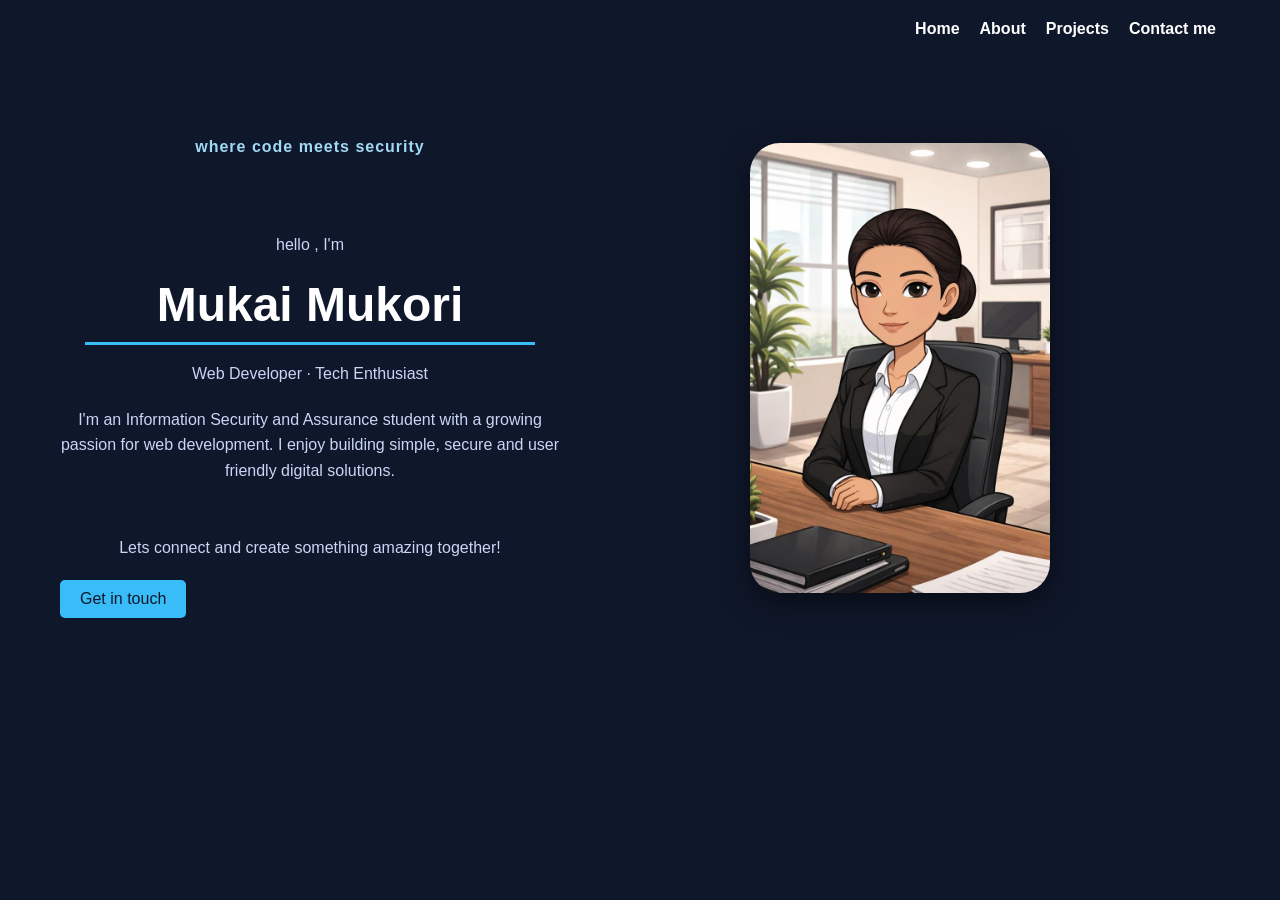
<file: index.html>
<!DOCTYPE html>
<!-- Main portfolio homepage -->
<html lang="en">
<head>
    <!-- Character encoding and viewport for mobile -->
    <meta charset="UTF-8">
    <meta name="viewport" content="width=device-width, initial-scale=1.0">
    <title>My Website</title>
    <!-- Styling -->
    <link rel="stylesheet" href="style.css">
    <!-- Icons from Font Awesome -->
    <link rel="stylesheet" href="https://cdnjs.cloudflare.com/ajax/libs/font-awesome/6.4.0/css/all.min.css">
    <!-- Google font -->
    <link href="https://fonts.googleapis.com/css2?family=Poppins&display=swap" rel="stylesheet">
</head>

<body>
    <!-- Main nav -->
    <ul>
        <li><a href="./index.html">Home</a></li>
        <li><a href="./about.html">About</a></li>
        <li><a href="./projects.html">Projects</a></li>
        <li><a href="./getintouch.html">Contact me</a></li>
    </ul>  

<!-- Hero section / splash area -->
<div class="hero">
  <!-- Left side with text -->
  <div class="hero-text">
    <p class="tagline">where code meets security</p>
<br/><br>
    <p class="intro">hello , I'm </p>
    <h1>Mukai Mukori</h1>
    <!-- Nice line under the name -->
    <hr class="special-line "/>
    <p class="role"> Web Developer &middot Tech Enthusiast</p>
    <!-- Quick bio -->
    <p>
      I'm an Information Security and Assurance student with a growing passion for web development. I enjoy building simple, secure and user friendly digital solutions. <br/><br/><br/>
      Lets connect and create something amazing together!
    </p>
    <button onclick="window.location.href='getintouch.html'">Get in touch</button>
  </div>
  <!-- Profile pic on the right -->
  <div class="hero-image">
        <img src="Myprojectimg.jpeg" alt="My photo">
</div>
</body>
</html>
</file>
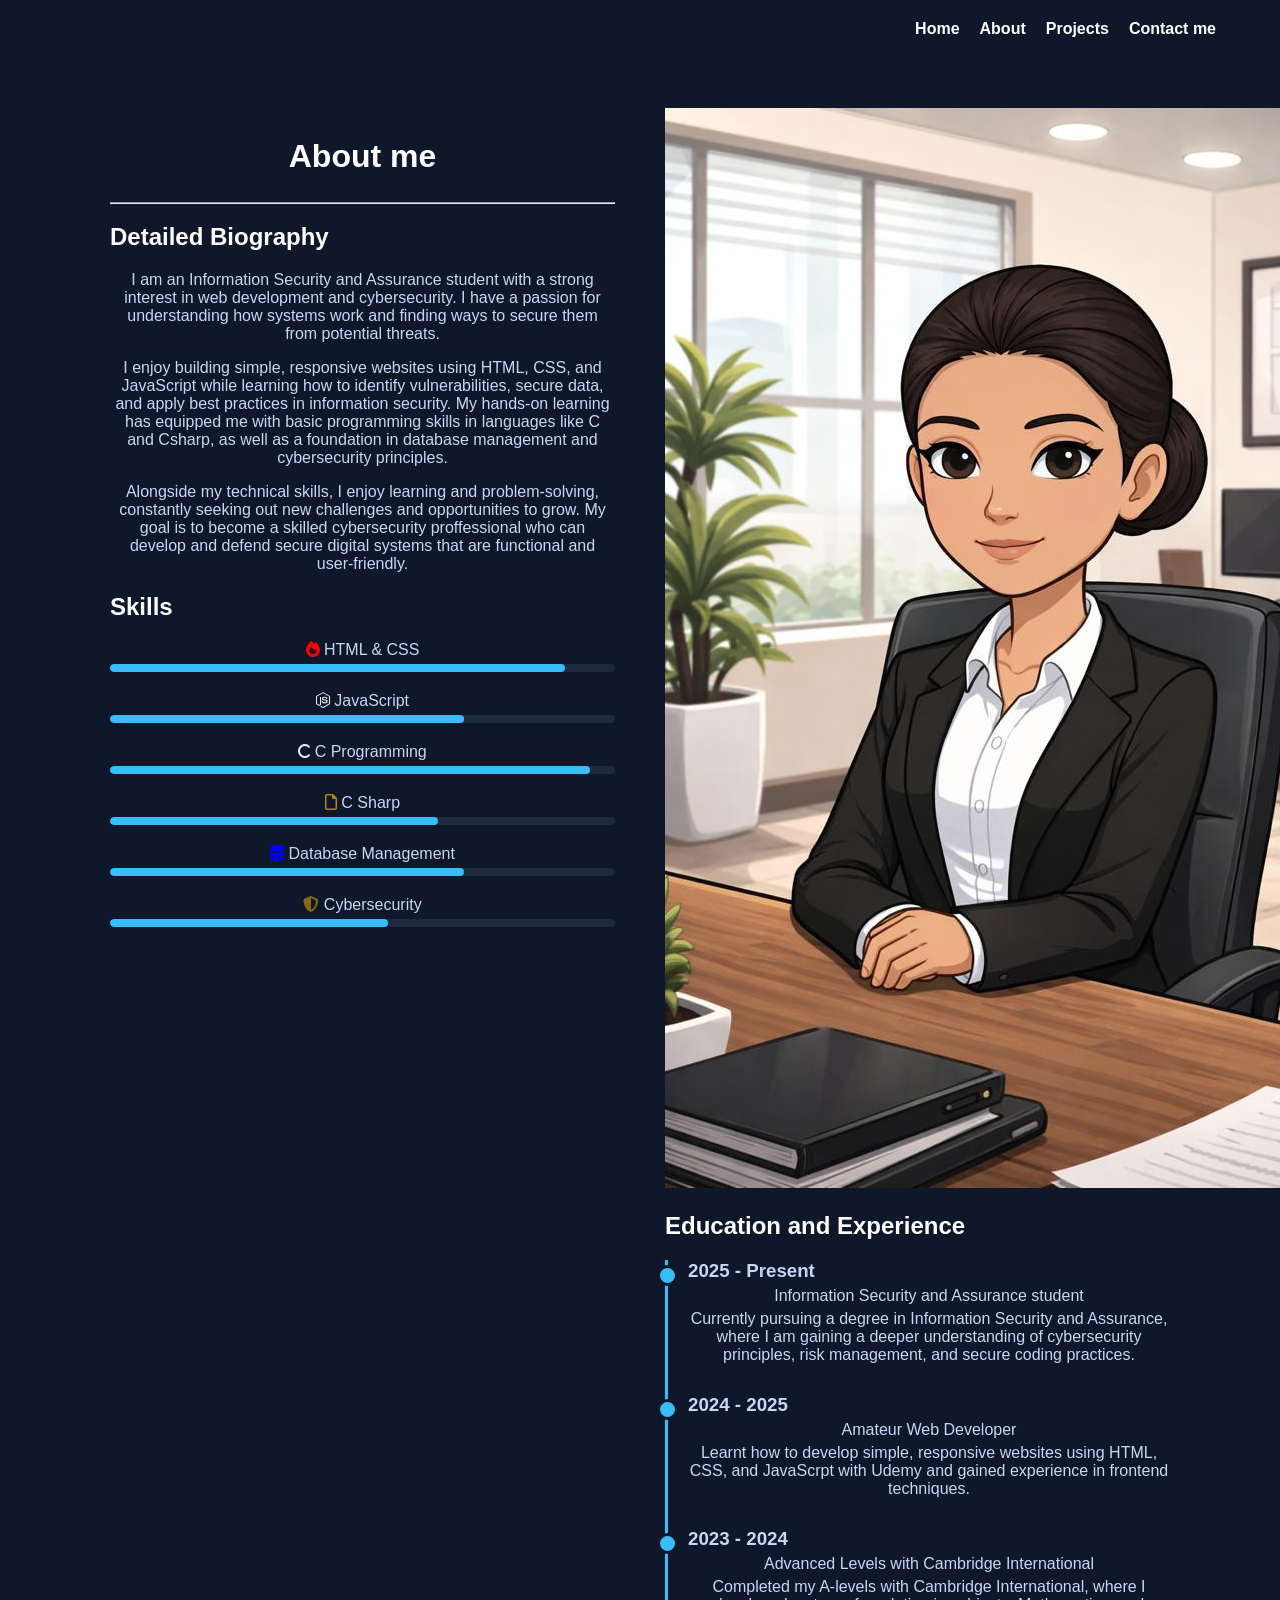
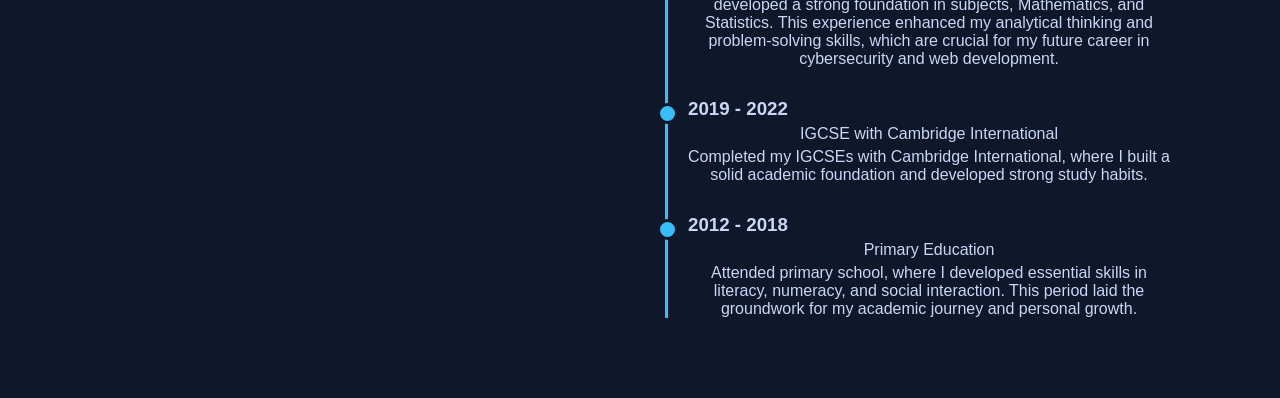
<file: about.html>
<!DOCTYPE html>
<!-- About page -->
<html lang="en">
<head>
    <meta charset="UTF-8">
    <meta name="viewport" content="width=device-width, initial-scale=1.0">
    <title>About me</title>
    <!-- Icons and styling -->
    <link rel="stylesheet" href="https://cdnjs.cloudflare.com/ajax/libs/font-awesome/6.4.0/css/all.min.css">
    <link rel="stylesheet" href="style.css">
    <link href="https://fonts.googleapis.com/css2?family=Poppins&display=swap" rel="stylesheet">
</head>
<body>
    <!-- Navigation menu at the top -->
    <ul>
        <li><a href="./index.html">Home</a></li>
        <li><a href="./about.html">About</a></li>
        <li><a href="./projects.html">Projects</a></li>
        <li><a href="./getintouch.html">Contact me</a></li>
    </ul>
    
<!-- Main container for the about page content (two columns on desktop, one on mobile) -->
<section class="about-container">
    <!-- Left column: biography and skills -->
    <div class="left-column">
        <h1>About me</h1>
    <hr/>
    <!-- Detailed biography section -->
    <h2>Detailed Biography</h2>
    <p>
        I am an Information Security and Assurance student with a strong interest in web development and cybersecurity. I have a passion for understanding how systems work and finding ways to secure them from potential threats.
    </p>
    <p>
        I enjoy building simple, responsive websites using HTML, CSS, and JavaScript while learning how to identify vulnerabilities, secure data, and apply best practices in information security. My hands-on learning has equipped me with basic programming skills in languages like C and Csharp, as well as a foundation in database management and cybersecurity principles.
    </p>
    <p>
        Alongside my technical skills, I enjoy learning and problem-solving, constantly seeking out new challenges and opportunities to grow. My goal is to become a skilled cybersecurity proffessional who can develop and defend secure digital systems that are functional and user-friendly.
    </p>

        <!-- Skills section with progress bars -->
    <h2>Skills</h2>
    <!-- HTML and CSS skill bar -->
        <div class="skill">
        <p><i class="fa-solid fa-fire" style="color:red;"></i> HTML & CSS</p>
        <div class="progress">
            <div class="progress-bar html"></div>
            </div>
        </div>

        <div class="skill">
        <p><i class="fa-brands fa-node-js" style="color:rgb(239, 233, 233);"></i> JavaScript</p>
        <div class="progress">
            <div class="progress-bar js"></div>
            </div>
        </div>

        <div class="skill">
        <p><i class="fa-solid fa-c" style="color: rgb(237, 236, 236);"></i>  C Programming</p>
        <div class="progress">
            <div class="progress-bar c"></div>
            </div>
        </div>

        <div class="skill">
        <p><i class="fa-regular fa-file" style="color: darkgoldenrod;"></i> C Sharp</p>
        <div class="progress">
            <div class="progress-bar csharp"></div>
            </div>
        </div>

        <div class="skill">
        <p><i class="fas fa-database" style="color: blue;"></i> Database Management</p> 
        <div class="progress">
            <div class="progress-bar database"></div>
            </div>  
        </div>

        <div class="skill">
        <p><i class="fa-solid fa-shield-halved" style="color: rgb(134, 102, 23);"></i> Cybersecurity</p>         
        <div class="progress">
            <div class="progress-bar cybersecurity"></div>
            </div>
           </div>  
              
    </div>

    <div class="right-column">
        <img src="Myprojectimg.jpeg" alt="My photo" class="mine">
       

        <h2>Education and Experience</h2>

        <div class="timeline">
            <div class="timeline-item">
                <h3 class="hdg">2025 - Present</h3>
                <p class="fillin">Information Security and Assurance student</p>
                <p> Currently pursuing a degree in Information Security and Assurance, where I am gaining a deeper understanding of cybersecurity principles, risk management, and secure coding practices. </p>
                </div>
            <div class="timeline-item">
                <h3 class="hdg">2024 - 2025</h3>
                <p class="fillin">Amateur Web Developer</p>
                <p> Learnt how to develop simple, responsive websites using HTML, CSS, and JavaScrpt with Udemy and gained experience in frontend techniques. </p>
            </div>
            <div class="timeline-item">
                <h3 class="hdg">2023 - 2024</h3>
                <p class="fillin">Advanced Levels with Cambridge International</p>
                <p> Completed my A-levels with Cambridge International, where I developed a strong foundation in subjects, Mathematics, and Statistics. This experience enhanced my analytical thinking and problem-solving skills, which are crucial for my future career in cybersecurity and web development. </p>
            </div>
            <div class="timeline-item">
                <h3 class="hdg">2019 - 2022</h3>
                <p class="fillin">IGCSE with Cambridge International</p>
                <p> Completed my IGCSEs with Cambridge International, where I built a solid academic foundation and developed strong study habits. </p>
            </div>
            <div class="timeline-item">
                <h3 class="hdg">2012 - 2018</h3>
                <p class="fillin">Primary Education</p> 
                <p> Attended primary school, where I developed essential skills in literacy, numeracy, and social interaction. This period laid the groundwork for my academic journey and personal growth. </p>
                 

             </div>  
            </div>

        </div>
        



</section>
</body>
</html>
</file>
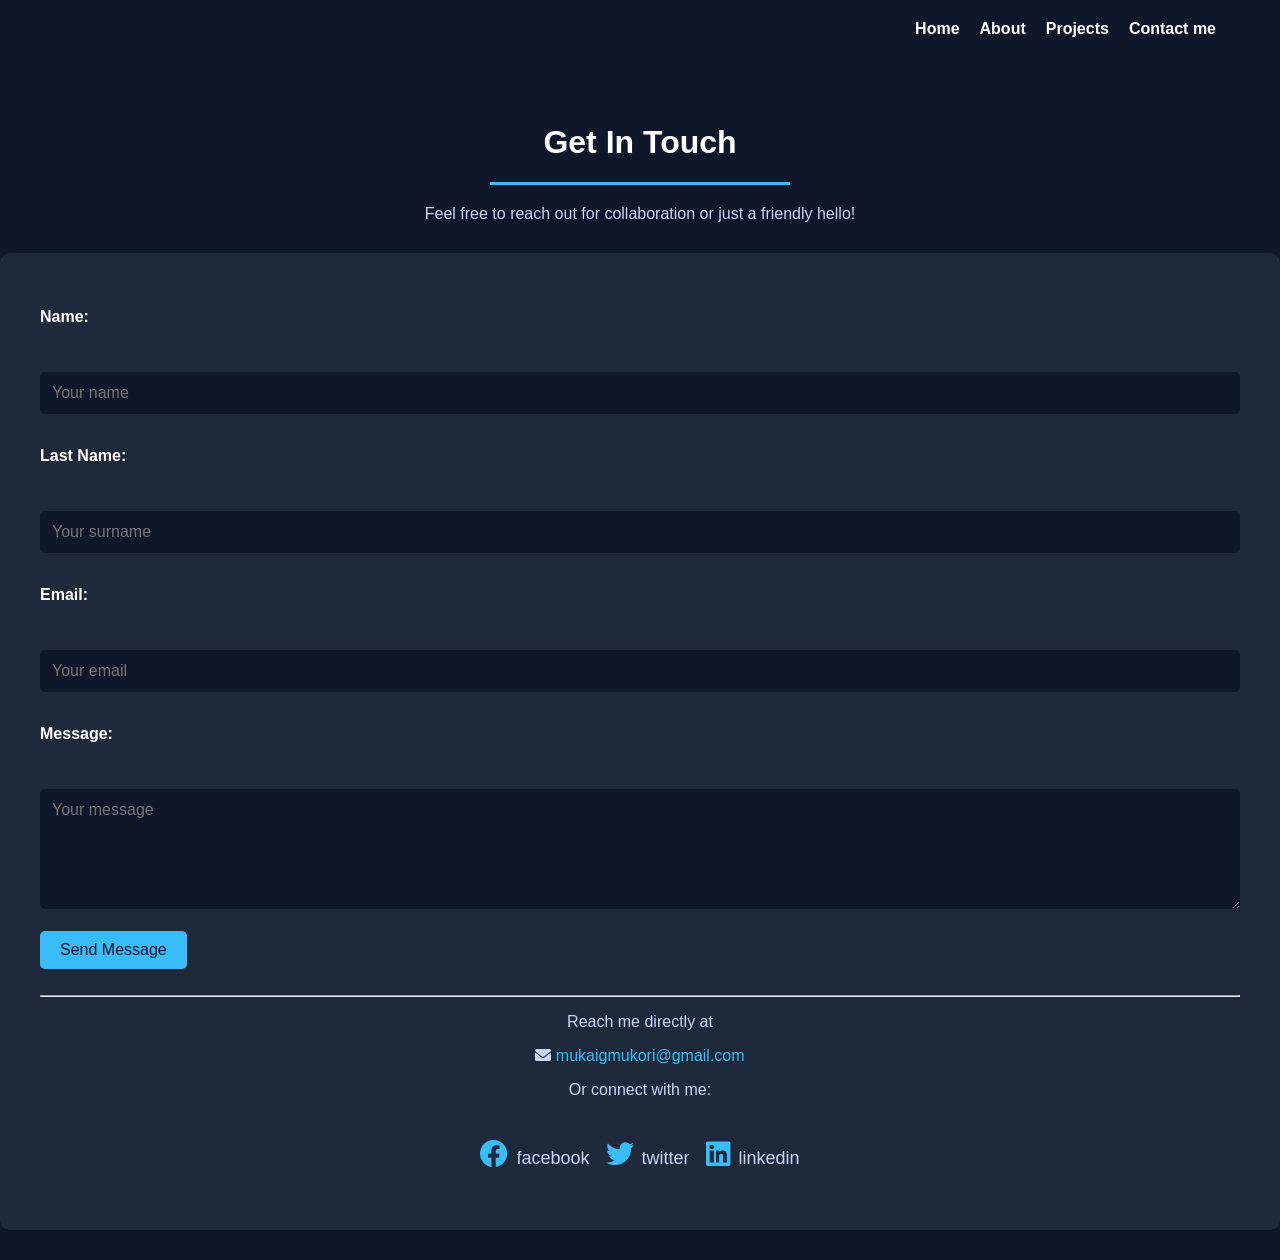
<file: getintouch.html>
<!DOCTYPE html>
<!-- This is the contact page where people can reach out to Mukai -->
<html lang="en">
<head>
    <!-- Basic page settings -->
    <meta charset="UTF-8">
    <!-- Viewport settings for mobile responsiveness -->
    <meta name="viewport" content="width=device-width, initial-scale=1.0">
    <!-- Import Font Awesome icons for social media -->
    <link rel="stylesheet" href="https://cdnjs.cloudflare.com/ajax/libs/font-awesome/6.0.0/css/all.min.css">
    <!-- Link our custom CSS file -->
    <link rel="stylesheet" href="style.css">
    <!-- Import Poppins font from Google Fonts -->
    <link href="https://fonts.googleapis.com/css2?family=Poppins&display=swap" rel="stylesheet">
    <title>Get In Touch</title>
</head>
<body>
    <!-- Navigation menu at the top of the page -->
    <ul>
        <li><a href="./index.html">Home</a></li>
        <li><a href="./about.html">About</a></li>
        <li><a href="./projects.html">Projects</a></li>
        <li><a href="./getintouch.html">Contact me</a></li>
    </ul>
<br/><br/>
  <!-- Page title section -->
  <h1>Get In Touch</h1>
    <!-- Decorative line under title -->
    <hr class="myline"/>
    <!-- Subtitle explaining the page -->
    <p>Feel free to reach out for collaboration or just a friendly hello!</p>
    <!-- Contact form where users can send messages -->
    <form action="/action_page.php">
        <!-- Name input field -->
        <label for="fname">Name:</label><br/><br/>
        <input type="text" id="fname" name="fname" placeholder="Your name" pattern="[A-Za-z\s'-]+" title="Only letters, spaces, hyphens, and apostrophes allowed" required><br/><br/>
        <!-- Last name input field -->
        <label for="lname">Last Name:</label><br/><br/>
        <input type="text" id="lname" name="lname" placeholder="Your surname" pattern="[A-Za-z\s'-]+" title="Only letters, spaces, hyphens, and apostrophes allowed" required><br/><br/>
        <!-- Email input field -->
        <label for="email">Email:</label><br/><br/>
        <input type="email" id="email" name="email" placeholder="Your email" required><br/><br/>
        <!-- Message textarea for longer text -->
        <label for="message">Message:</label><br/><br/>
        <textarea id="message" name="message" placeholder="Your message" required></textarea><br/><br/>
        <!-- Submit button to send the form -->
        <button type="submit">Send Message</button><br/><br/>
        <hr/>

        <p>Reach me directly at</p>
        <!-- Email link -->
        <p><i class="fas fa-envelope"></i> <a href="mailto:mukaigmukori@gmail.com">mukaigmukori@gmail.com</a></p>
        <p>Or connect with me:</p>
        <!-- Social media links section -->
        <div class="social-links">
  <!-- Facebook link -->
  <a href="https://facebook.com/yourprofile" target="_blank">
    <p><i class="fab fa-facebook"></i>facebook</p>
  </a>

  <!-- Twitter link -->
  <a href="https://twitter.com/yourprofile" target="_blank">
    <p><i class="fab fa-twitter"></i>twitter</p>
  </a>

  <!-- LinkedIn link -->
  <a href="https://linkedin.com/in/yourprofile" target="_blank">
    <p><i class="fab fa-linkedin"></i>linkedin</p>
  </a>
</div>
    </form>

</body>
</html>
</file>
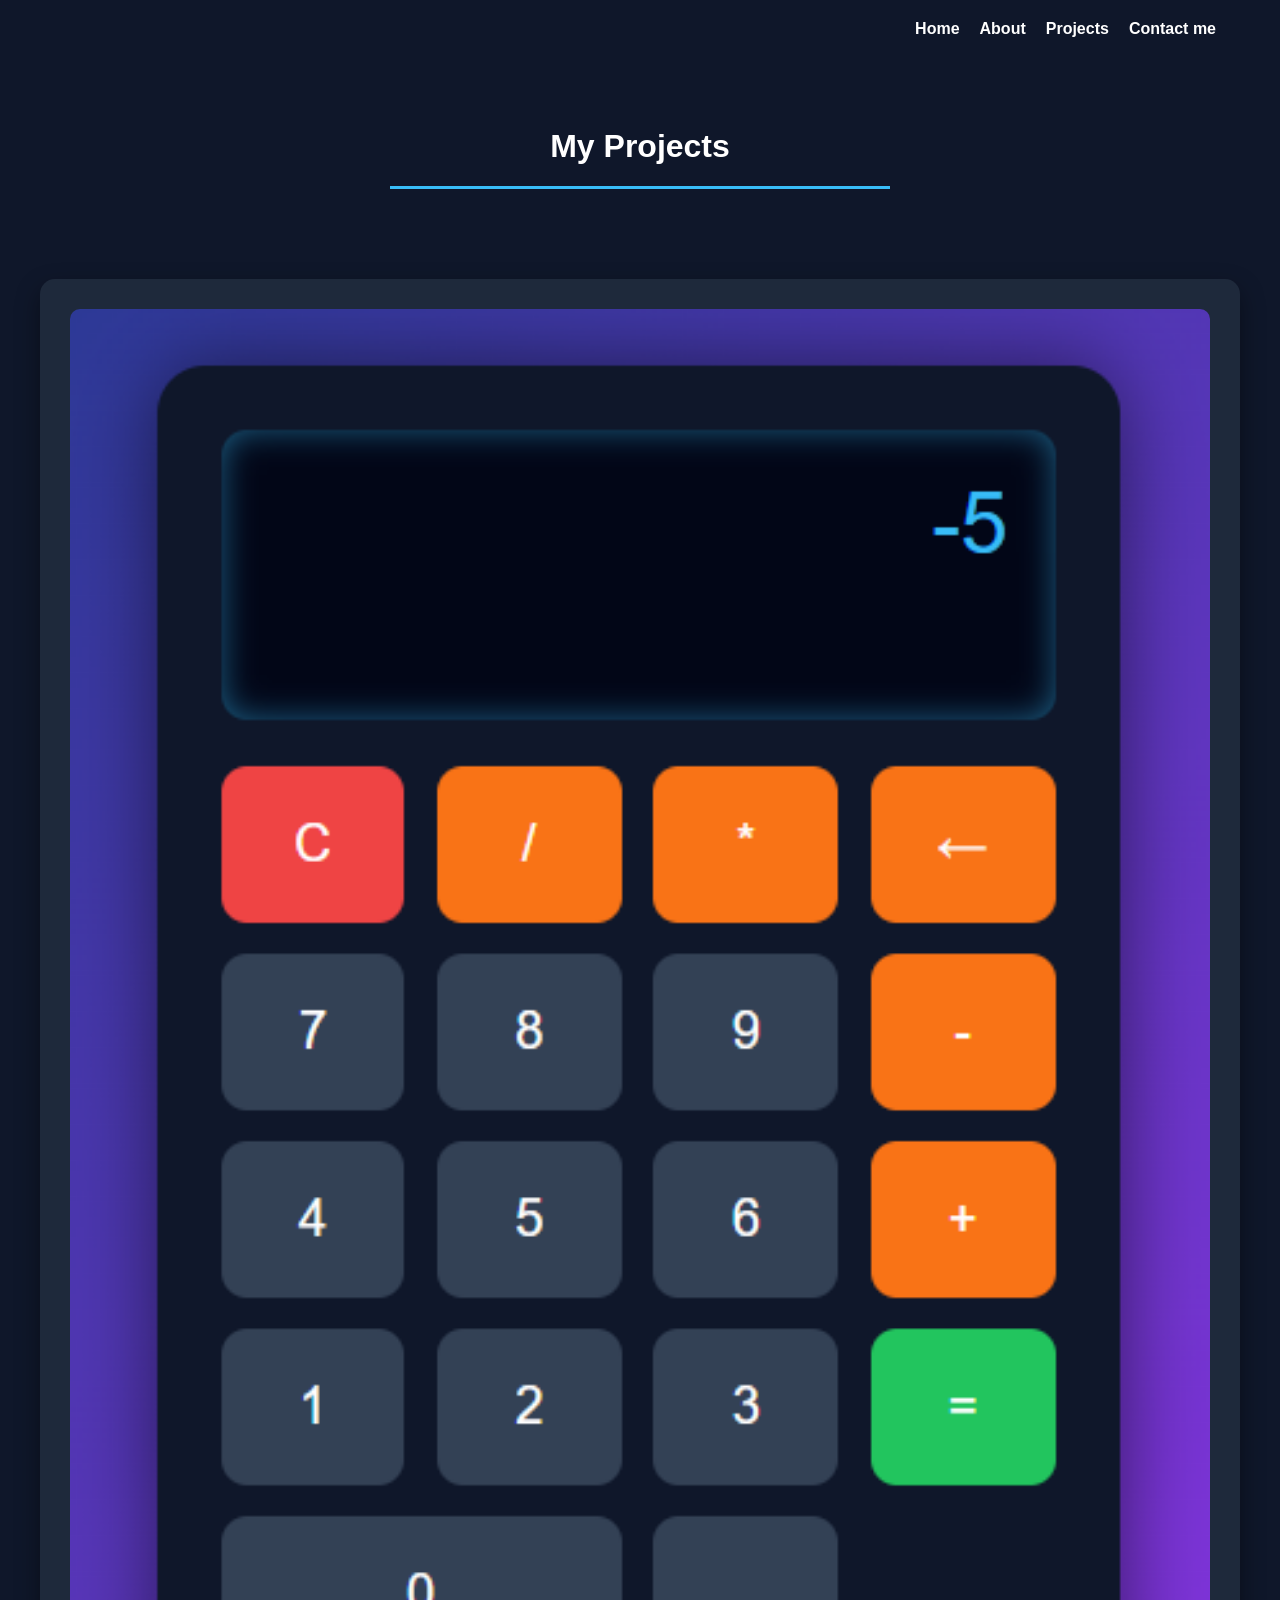
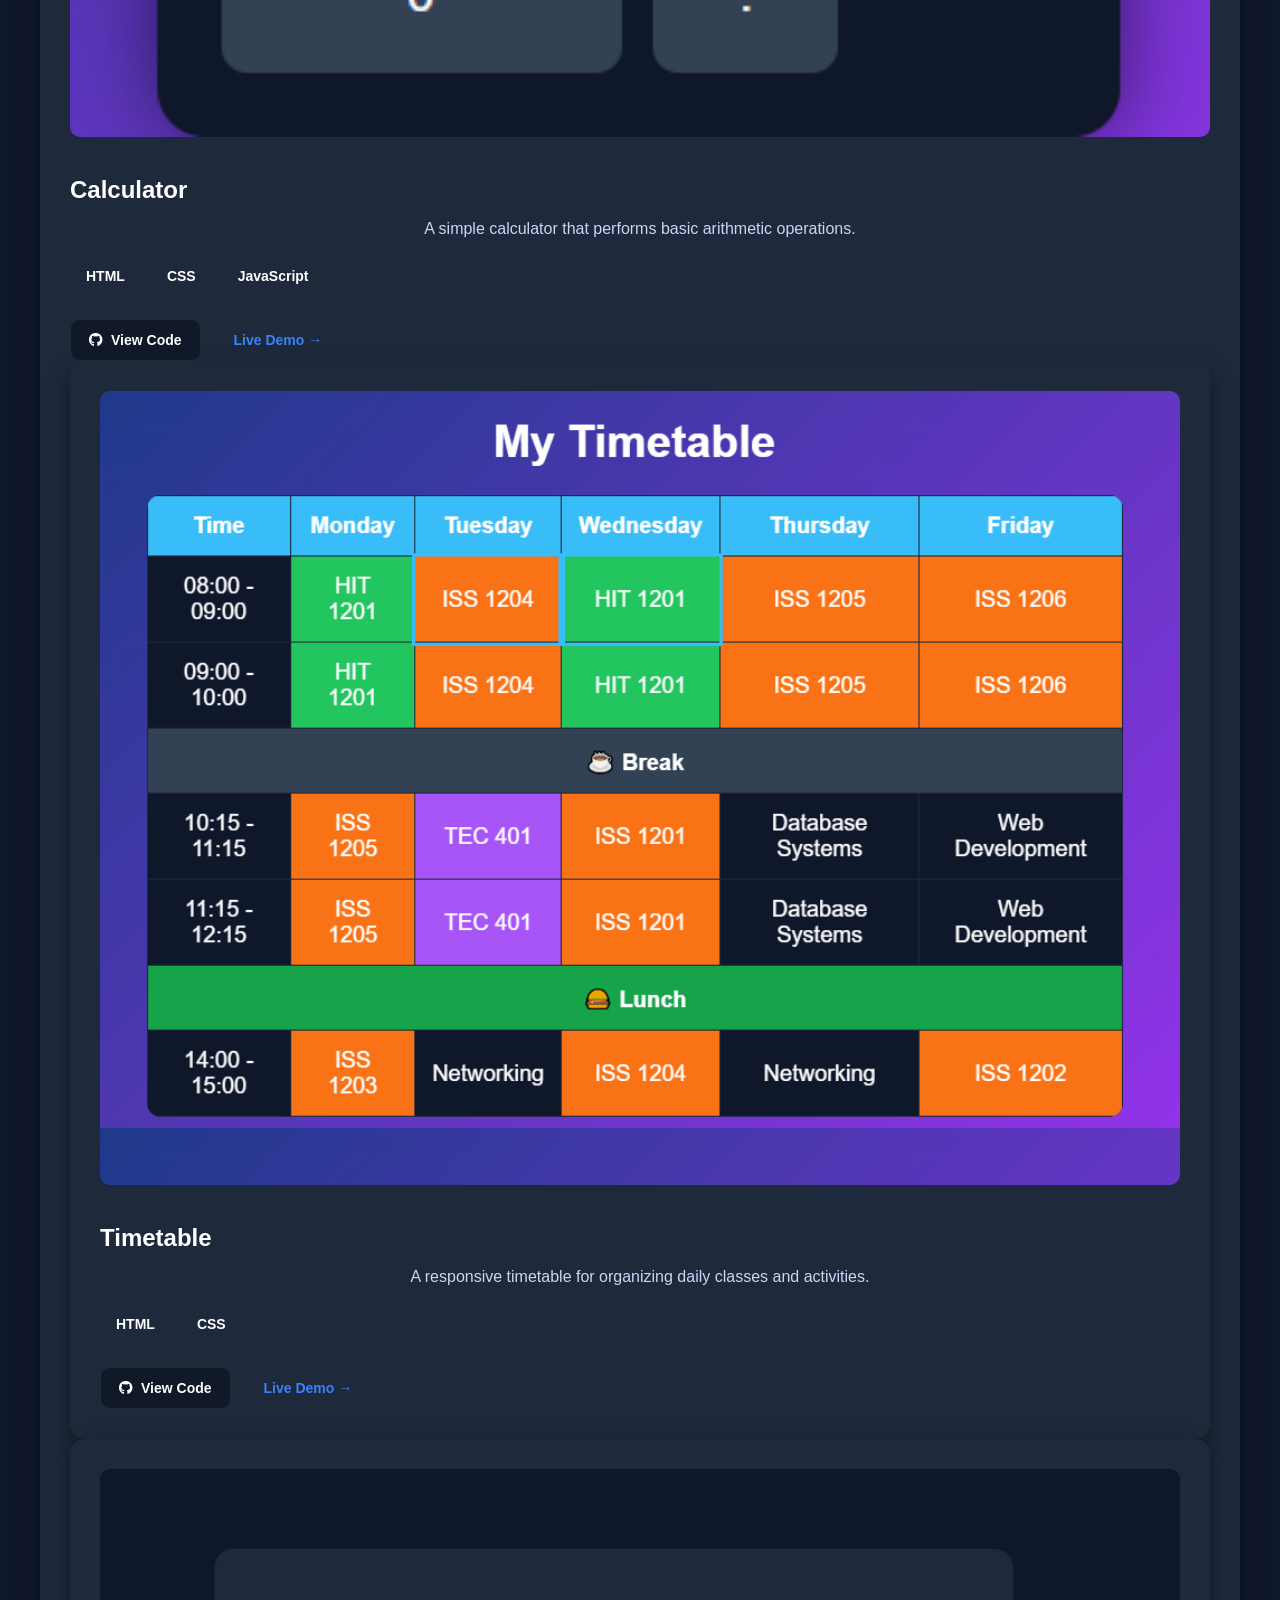
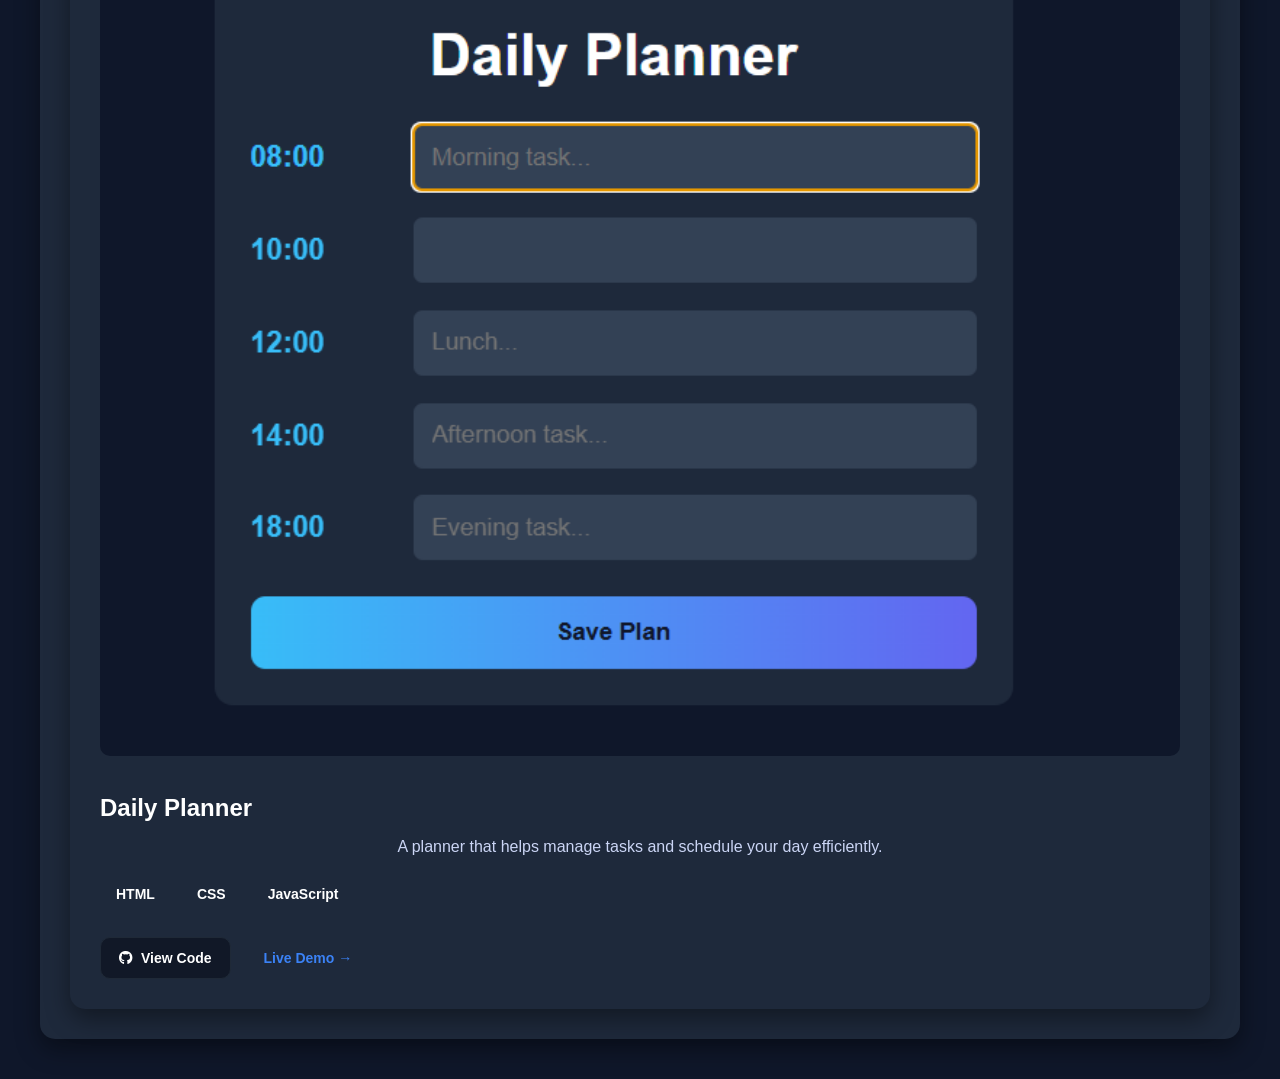
<file: projects.html>
<!DOCTYPE html>
<!-- This is the projects page where we show all of Mukai's completed projects -->
<html lang="en">
<head>
    <!-- Basic page settings -->
    <meta charset="UTF-8">
    <!-- Viewport settings for mobile responsiveness -->
    <meta name="viewport" content="width=device-width, initial-scale=1.0">
    <title>My Projects</title>

    <!-- Import Poppins font from Google Fonts -->
    <link href="https://fonts.googleapis.com/css2?family=Poppins&display=swap" rel="stylesheet">

    <!-- Import Font Awesome icons for GitHub and other symbols -->
    <link rel="stylesheet" href="https://cdnjs.cloudflare.com/ajax/libs/font-awesome/6.0.0/css/all.min.css">

    <!-- Link our custom CSS file -->
    <link rel="stylesheet" href="style.css">
</head>

<body>

<!-- Navigation menu at the top of the page -->
<ul>
    <li><a href="./index.html">Home</a></li>
    <li><a href="./about.html">About</a></li>
    <li><a href="./projects.html">Projects</a></li>
    <li><a href="./getintouch.html">Contact me</a></li>
</ul>

<!-- Page title section -->
<div style="padding: clamp(20px, 5%, 40px);">
    <h1>My Projects</h1>
    <!-- Decorative line under title -->
    <hr class="special-line">
</div>

<!-- Grid container that shows projects as cards -->
<section class="projects">

  <!-- Project 1: Calculator -->
  <div class="card">
    <!-- Project image -->
    <img class="projectcards" src="./Screenshot (236).png" alt="Calculator project">
    <!-- Project title -->
    <h2>Calculator</h2>
    <!-- Project description -->
    <p>A simple calculator that performs basic arithmetic operations.</p>

    <!-- Technology tags -->
    <div class="tags">
      <span>HTML</span>
      <span>CSS</span>
      <span>JavaScript</span>
    </div>

   <!-- Buttons to view code and live demo -->
   <div class="buttons">
  <a href="https://github.com/mukaigraciousmukori/calculator.git">
    <i class="fa-brands fa-github"></i> View Code
  </a>

  <a href="https://mukaigraciousmukori.github.io/calculator/" class="demo">
    Live Demo →
  </a>
</div>

  <!-- Project 2: Timetable -->
  <div class="card">
    <!-- Project image -->
    <img class="projectcards" src="./Screenshot (237).png" alt="Timetable project">
    <!-- Project title -->
    <h2>Timetable</h2>
    <!-- Project description -->
    <p>A responsive timetable for organizing daily classes and activities.</p>

    <!-- Technology tags -->
    <div class="tags">
      <span>HTML</span>
      <span>CSS</span>
    </div>

    <!-- Buttons to view code and live demo -->
    <div class="buttons">
      <a href="https://github.com/mukaigraciousmukori/timetable.git">
        <i class="fa-brands fa-github"></i> View Code
      </a>

      <a href="https://mukaigraciousmukori.github.io/timetable/" class="demo">
        Live Demo →
      </a>
    </div>
  </div>

  <!-- Project 3: Daily Planner -->
  <div class="card">
    <!-- Project image -->
    <img class="projectcards" src="./Screenshot (238).png" alt="Daily planner project">
    <!-- Project title -->
    <h2>Daily Planner</h2>
    <!-- Project description -->
    <p>A planner that helps manage tasks and schedule your day efficiently.</p>

    <!-- Technology tags -->
    <div class="tags">
      <span>HTML</span>
      <span>CSS</span>
      <span>JavaScript</span>
    </div>

    <!-- Buttons to view code and live demo -->
    <div class="buttons">
      <a href="https://github.com/mukaigraciousmukori/Daily-Planner">
        <i class="fa-brands fa-github"></i> View Code
      </a>

      <a href="https://mukaigraciousmukori.github.io/Daily-Planner/" class="demo">
        Live Demo →
      </a>
    </div>
  </div>

</section>

</body>
</html>
</file>
<file: style.css>
/* basic styles applied everywhere */
* {
  box-sizing: border-box; /* easier to calculate sizes */
}

/* nav menu */
ul {
  /* horizontal menu using flexbox */
  list-style: none; /* no bullets */
  display: flex; /* makes it horizontal */
  justify-content: flex-end; /* push to the right */
  gap: 20px; /* spacing between items */
  padding: 20px 5%; /* padding inside */
  margin: 0; /* no extra space outside */
  flex-wrap: wrap; /* wraps on small screens */
}

/* styling the nav links */
ul li a {
  text-decoration: none; /* gets rid of underline */
  color: white;
  font-weight: bold;
  font-size: clamp(14px, 2vw, 16px); /* scales with screen size */
}

/* hover effect on links */
ul li a:hover {
  color: #38bdf8; /* turns light blue on hover */
}

body {
  margin: 0; /* reset defaults */
  font-family: Arial, sans-serif; /* standard font */
  background-color: #0f172a; /* dark blue bg */
  color: white; /* text color */
}

/* the big welcome section at the top */
.hero {
  display: flex; /* arranges left/right */
  align-items: center; /* center vertically */
  justify-content: space-between; /* push apart */
  padding: clamp(30px, 5%, 60px); /* responsive padding */
  gap: 20px; /* space between content */
  max-width: 1400px;
  margin: 0 auto; /* center it */
}

/* left side of hero (text area) */
.hero-text {
  max-width: 500px;
  flex: 1; /* split space equally */
  min-width: 250px; /* keep readable */
}

/* main heading */
.hero-text h1 {
  font-size: clamp(32px, 6vw, 48px); /* responsive sizing */
  margin: 10px 0;
}

/* line under the name */
.special-line {
  width: clamp(250px, 90%, 500px); /* responsive width */
  height: 3px;
  background-color: #38bdf8; /* light blue */
  border: none;
  margin: 10px auto; /* centered */
}

/* section heading (job title) */
.hero-text h2 {
  margin: 10px 0;
  color: #38bdf8;
}

/* paragraphs in hero */
.hero-text p {
  margin-bottom: 20px;
  line-height: 1.6; /* better spacing between lines */
  font-size: clamp(14px, 2vw, 16px);
}

/* button styling */
button {
  padding: 10px 20px;
  font-size: clamp(14px, 2vw, 16px);
  background-color: #38bdf8;
  border: none;
  border-radius: 5px;
  cursor: pointer; /* hand icon on hover */
  color: #0f172a;
  transition: background-color 0.3s ease; /* smooth transition */
}

/* button on hover */
button:hover {
  background-color: #0ea5e9; /* darker blue */
}

/* right side hero (image area) */
.hero-image {
  flex: 1;
  display: flex;
  justify-content: center;
}

/* profile pic */
.hero-image img {
  width: clamp(200px, 90%, 300px);
  border-radius: 30px; /* very rounded */
  box-shadow: 0 10px 30px rgba(0, 0, 0, 0.5); /* shadow effect */
  max-width: 100%;
  height: auto; /* keep proportions */
}

/* tagline text */
.tagline {
  font-size: clamp(24px, 5vw, 36px); /* responsive */
  font-weight: 600;
  color: #a0daf4;
  letter-spacing: 1px; /* nice spacing */
}

/* default text color */
p {
  color: #cbd5f5; /* lighter gray for readability */
}

/* tablets - 768px and down */
@media (max-width: 768px) {
  /* stack stuff vertically */
  .hero {
    flex-direction: column;
    text-align: center;
    padding: 30px 20px;
  }

  /* make image smaller */
  .hero-image img {
    width: 100%;
    max-width: 250px;
    margin-top: 20px;
  }

  /* Adjust heading font on small screens */
  .hero-text h1 {
    font-family: 'Gill Sans', 'Gill Sans MT', Calibri, 'Trebuchet MS', sans-serif;
  }

  /* reduce margins */
  h1, h2, h3 {
    margin-left: 20px;
    margin-right: 20px;
  }

  /* adjust paragraph spacing */
  p {
    margin-left: 20px;
    margin-right: 20px;
    max-width: 100%;
  }

  /* tighten nav */
  ul {
    padding: 15px 20px;
    gap: 15px;
  }

  /* stack about sections */
  .about-container {
    flex-direction: column;
    padding: 0 20px;
  }
}

/* phones - 480px and down */
@media (max-width: 480px) {
  /* less padding on tiny screens */
  .hero {
    padding: 20px 15px;
  }

  /* center nav on small screens */
  ul {
    padding: 10px 15px;
    gap: 10px;
    justify-content: center; /* Center the menu items */
  }

  /* smaller headings on phones */
  h1, h2, h3 {
    margin-left: 15px;
    margin-right: 15px;
    font-size: clamp(20px, 5vw, 32px);
  }

  /* smaller text on phones */
  p {
    margin-left: 15px;
    margin-right: 15px;
    font-size: clamp(14px, 3vw, 15px);
  }

  /* adjust tagline */
  .tagline {
    font-size: clamp(20px, 4vw, 28px);
  }

  /* smaller button */
  button {
    padding: 8px 16px;
  }

  /* smaller image on phones */
  .hero-image img {
    max-width: 200px;
  }
}
/* ABOUT PAGE STYLES */
.about-container {
  /* Two-column layout using flexbox */
  display: flex;
  max-width: 1100px; /* Max width for readability */
  margin: 50px auto; /* Center with space top and bottom */
  gap: 50px; /* Space between columns */
  flex-wrap: wrap; /* Wrap on small screens */
  padding: 0 20px; /* Padding on sides */
}

/* left column - about and skills */
.left-column {
  flex: 1;
  min-width: 250px;
}

/* right column - timeline */
.right-column {
  flex: 1;
  min-width: 250px;
}

/* skill section */
.skill {
  margin-bottom: 20px;
}

/* skill text */
.skill p {
  margin-bottom: 5px;
}

/* progress bar (background) */
.progress {
  width: 100%;
  background-color: #1e293b; /* dark gray */
  border-radius: 10px;
  overflow: hidden;
  height: 8px;
}

/* colored bar that fills */
.progress-bar {
  height: 100%;
  background-color: #38bdf8;
  border-radius: 10px;
  width: 0;
}

.html {
  width: 90%;
}

.csharp {
  width: 65%;
}

.cybersecurity {
  width: 55%;
}

.js {
  width: 70%;
}

.database {
  width: 70%;
}

.c {
  width: 95%;
}

@keyframes fill {
  from {
    width: 0;
  }
}

/* timeline with vertical line */
.timeline {
  border-left: 3px solid #38bdf8; /* Blue vertical line */
  padding-left: 20px; /* Space from the line */
}

/* Each item in the timeline */
.timeline-item {
  margin-bottom: 30px; /* Space between items */
  position: relative; /* so we can position the dot */
}

/* Timeline item heading */
.timeline-item h3 {
  margin: 0; /* No margin */
  color: #cbd5f5; /* Light color */
}

/* Timeline item description */
.timeline-item p {
  margin: 5px 0 0; /* Small margin */
}

/* Circle/dot on the timeline line */
.timeline-item::before {
  content: ''; /* Creates the dot */
  position: absolute; /* Position on the line */
  left: -31px; /* Position to the left */
  top: 5px; /* Vertical position */
  width: 15px; /* Size of dot */
  height: 15px; /* Size of dot */
  background-color: #38bdf8; /* Light blue color */
  border-radius: 50%; /* Make it circular */
  border: 3px solid #0f172a; /* Border around the dot */
  font-family: Poppins, sans-serif;
}

@media (max-width: 768px) {
  .timeline {
    border-left: 2px solid #38bdf8;
    padding-left: 15px;
  }

  .timeline-item::before {
    left: -23px;
    width: 12px;
    height: 12px;
  }
}

/* form section styling */
form {
  max-width: 600px;
  margin: 50px auto;
  background-color: #1e293b;
  padding: clamp(20px, 5%, 40px);
  border-radius: 10px;
}

/* page heading */
h1 {
  text-align: center;
  margin-top: 30px;
  font-size: clamp(24px, 5vw, 32px);
}

/* paragraph styling */
p {
  text-align: center;
}

/* accent line */
.myline {
  width: clamp(150px, 80%, 300px);
  height: 3px;
  background-color: #38bdf8;
  border: none;
  margin: 10px auto 20px;
}

/* form labels */
label {
  font-weight: bold;
  display: block;
  margin-top: 15px;
  margin-bottom: 5px;
}

/* text inputs */
input {
  width: 100%;
  padding: 12px;
  border: none;
  border-radius: 5px;
  margin-top: 5px;
  background-color: #0f172a;
  color: white;
  font-size: 16px;
  transition: outline 0.3s ease;
}

/* message textarea */
textarea {
  width: 100%;
  padding: 12px;
  border: none;
  border-radius: 5px;
  height: 120px;
  background-color: #0f172a;
  color: white;
  font-family: Arial, sans-serif;
  font-size: 16px;
  margin-top: 5px;
  resize: vertical;
  transition: outline 0.3s ease; /* Smooth transition */
}

/* when input is focused */
input:focus {
  outline: 2px solid #38bdf8;
}

/* when textarea is focused */
textarea:focus {
  outline: 2px solid #38bdf8;
}

/* social links container */
.social-links {
  text-align: center;
  margin-top: 20px;
  display: flex;
  justify-content: center;
  flex-wrap: wrap;
  gap: 15px;
}

/* social link styling */
.social-links a {
  display: inline-block;
  margin: 5px;
  color: white;
  font-size: clamp(14px, 3vw, 18px);
  text-decoration: none;
  transition: transform 0.3s ease;
}

/* social link hover */
.social-links a:hover {
  transform: scale(1.1);
}

/* social icons */
.social-links i {
  color: #38bdf8;
  font-size: clamp(20px, 4vw, 28px);
  margin-right: 8px;
}

/* general links */
a {
  color: #38bdf8;
  text-decoration: none;
  transition: color 0.3s ease;
}

/* link hover */
a:hover {
  text-decoration: underline;
  color: #0ea5e9;
}

/* projects grid layout */
.projects {
  display: grid;
  grid-template-columns: repeat(auto-fit, minmax(250px, 1fr));
  gap: 30px;
  padding: clamp(20px, 5%, 40px);
  max-width: 1400px;
  margin: 0 auto;
}

/* project card */
.card {
  background: #1e293b;
  padding: clamp(20px, 5%, 30px);
  border-radius: 15px;
  transition: all 0.3s ease;
  box-shadow: 0 10px 25px rgba(0, 0, 0, 0.4);
}

/* card hover effect */
.card:hover {
  transform: translateY(-8px);
  box-shadow: 0 20px 40px rgba(0, 0, 0, 0.6);
}

/* card heading */
.card h2 {
  margin-bottom: 10px;
  font-size: clamp(18px, 4vw, 24px);
}

/* project description */
.card p {
  color: #cbd5f5;
  margin-bottom: 15px;
  font-size: clamp(14px, 2vw, 16px);
}

/* project images */
.projectcards {
  width: 100%;
  height: auto;
  border-radius: 10px;
  margin-bottom: 15px;
  object-fit: cover;
}

/* tags for tech stack */
.tags {
  margin-top: 20px;
  display: flex;
  flex-wrap: wrap;
  gap: 10px;
}

/* tag styling */
.tags span {
  display: inline-block;
  padding: clamp(6px, 2%, 10px) clamp(12px, 3%, 16px);
  border-radius: 999px; /* pill shape */
  font-size: clamp(12px, 2vw, 14px);
  font-weight: 600;
}

/* html tag color */
.tags .html {
  background: #f97316;
  color: white;
}

/* css tag color */
.tags .css {
  background: #3b82f6;
  color: white;
}

/* javascript tag color */
.tags .js {
  background: #facc15;
  color: black;
}

/* button container */
.buttons {
  margin-top: 25px;
  display: flex;
  align-items: center;
  gap: 15px;
  flex-wrap: wrap;
}

/* button/link styling */
.buttons a {
  text-decoration: none;
  border-radius: 10px;
  transition: all 0.3s ease;
  font-size: clamp(13px, 2vw, 14px);
  font-weight: 600;
  display: inline-flex;
  align-items: center;
  gap: 8px;
  padding: clamp(8px, 2%, 12px) clamp(14px, 3%, 18px);
}

/* view code button */
.buttons a:first-child {
  background: #111827;
  color: white;
  border: 1px solid #1f2937;
}

/* view code on hover */
.buttons a:first-child:hover {
  background: #1f2937;
  border-color: #38bdf8;
}

/* live demo link */
.buttons .demo {
  color: #3b82f6;
  text-decoration: none;
}

/* live demo on hover */
.buttons .demo:hover {
  text-decoration: underline;
  color: #0ea5e9;
}

/* tablet responsive - projects */
@media (max-width: 768px) {
  /* single column on tablets */
  .projects {
    grid-template-columns: 1fr;
    gap: 20px;
    padding: 20px;
  }

  /* stack buttons vertically */
  .buttons {
    flex-direction: column;
    gap: 10px;
    width: 100%;
  }

  /* buttons full width */
  .buttons a {
    width: 100%;
    justify-content: center;
  }

  /* timeline adjustments */
  .timeline {
    border-left: 2px solid #38bdf8;
    padding-left: 15px;
  }

  /* timeline dots */
  .timeline-item::before {
    left: -23px;
    width: 12px;
    height: 12px;
  }
}

/* phones - 480px and smaller */
@media (max-width: 480px) {
  /* Single column on phones */
  .projects {
    grid-template-columns: 1fr;
    padding: 15px; /* Even smaller padding */
  }

  /* Smaller card padding on phones */
  .card {
    padding: 15px;
  }

  /* Form adjustments for phones */
  form {
    margin: 20px 15px; /* Smaller margins */
    padding: 15px; /* Smaller padding */
  }

  /* Smaller decorative line on phones */
  .myline {
    margin: 8px auto 15px; /* Smaller margins */
  }

  /* Smaller form labels on phones */
  label {
    font-size: clamp(12px, 3vw, 14px);
  }

  /* 16px stops zoom on mobile */
  input,
  textarea {
    font-size: 16px; /* stops zoom on mobile */
    padding: 10px;
  }

  /* Adjust social links on phones */
  .social-links {
    gap: 8px; /* Smaller gap */
    margin-top: 15px;
  }

  /* Smaller social icons on phones */
  .social-links i {
    margin-right: 5px;
  }
}

/* form responsive adjustments for tablets */
form {
    margin: 30px auto;
    max-width: 100%;
  }

  /* adjust social links */
  .social-links {
    gap: 10px;
  }

  /* margins around social link items */
  .social-links a {
    margin: 3px;
  }


@media (max-width: 480px) {
  form {
    margin: 20px 15px;
    padding: 15px;
  }

  .myline {
    margin: 8px auto 15px;
  }

  label {
    font-size: clamp(12px, 3vw, 14px);
  }

  input,
  textarea {
    font-size: 16px;
    padding: 10px;
  }

  .social-links {
    gap: 8px;
    margin-top: 15px;
  }

  .social-links i {
    margin-right: 5px;
  }
}

/* text readability on small screens */
@media (max-width: 768px) {
  /* prevent horizontal scroll */
  body {
    overflow-x: hidden;
  }

  /* tighter line spacing */
  .hero-text h1 {
    line-height: 1.2;
  }

  /* let columns flex */
  .left-column,
  .right-column {
    min-width: auto;
  }
}

/* large screens - 1400px and up */
@media (min-width: 1400px) {
  /* limit hero width */
  .hero {
    max-width: 1200px; /* cap width */
  }

  /* limit projects width */
  .projects {
    max-width: 1200px; /* cap width */
  }

  /* limit about width */
  .about-container {
    max-width: 1200px; /* cap width */
  }
}

/* touch devices (no hover support) */
@media (hover: none) {
    /* no animations on touch */
  button,
  a,
  .card {
    transition: none; /* disable animations */
  }

    /* show tap feedback */
  button:active,
  a:active {
    opacity: 0.8; /* visual feedback on tap */
  }
}
</file>
